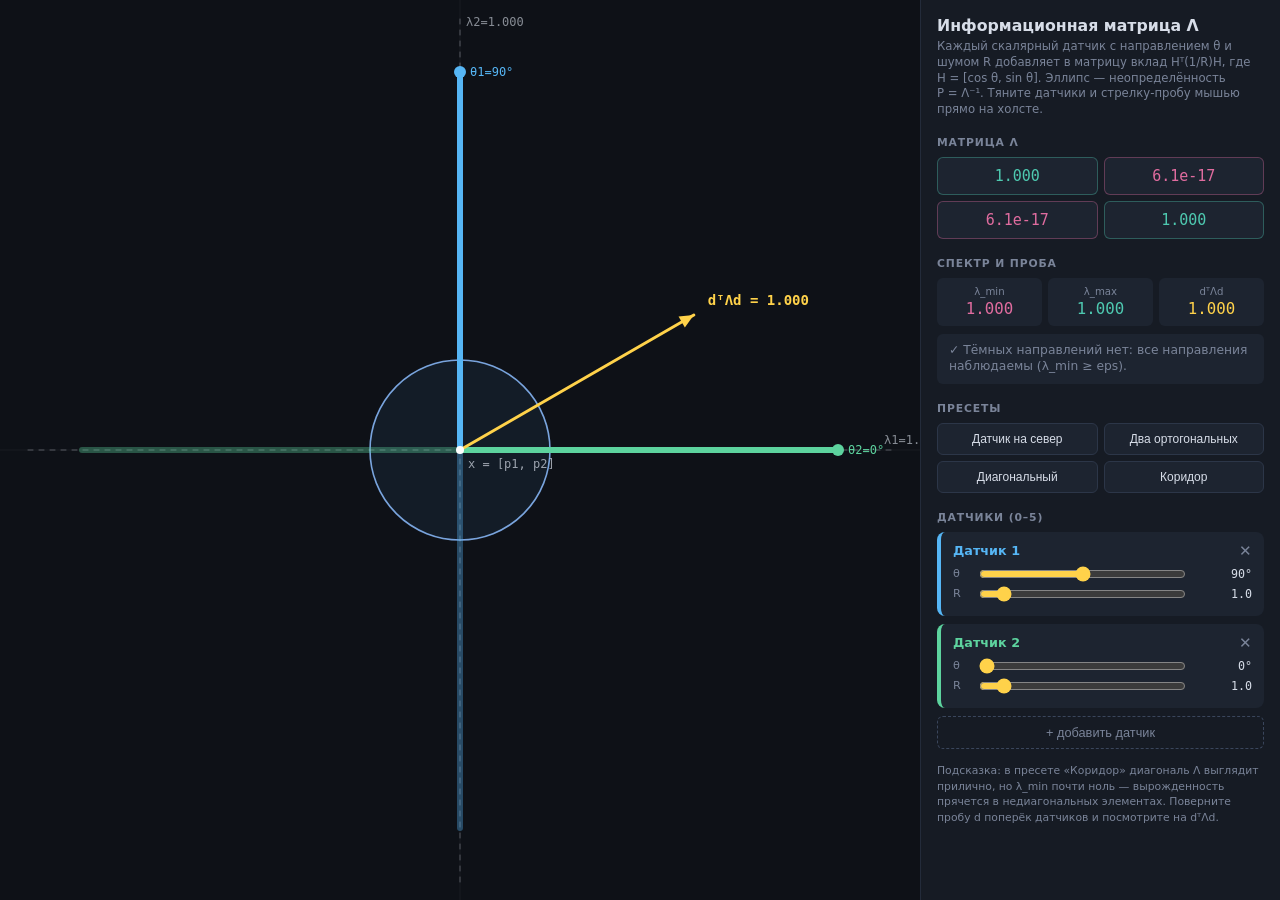
<file: index.html>
<!DOCTYPE html>
<html lang="ru">
<head>
<meta charset="UTF-8">
<meta name="viewport" content="width=device-width, initial-scale=1.0">
<title>Информационная матрица и геометрия датчиков</title>
<style>
  :root {
    --bg: #0e1117;
    --panel: #161b24;
    --panel2: #1d2430;
    --text: #d7dde8;
    --muted: #7a8499;
    --accent: #ffd24a;       /* проба d */
    --diag: #4ec9b0;         /* диагональ Λ */
    --offdiag: #e06c9f;      /* недиагональ Λ */
    --danger: #ff6b6b;
    --ok: #5dd39e;
    font-size: 15px;
  }
  * { box-sizing: border-box; margin: 0; padding: 0; }
  html, body { height: 100%; }
  body {
    background: var(--bg);
    color: var(--text);
    font-family: "Segoe UI", system-ui, -apple-system, sans-serif;
    display: flex;
    overflow: hidden;
  }
  #canvasWrap { flex: 1; position: relative; min-width: 0; }
  canvas { display: block; width: 100%; height: 100%; cursor: default; }
  #panel {
    width: 360px;
    flex: 0 0 360px;
    background: var(--panel);
    border-left: 1px solid #232b3a;
    padding: 16px;
    overflow-y: auto;
  }
  h1 { font-size: 1.05rem; font-weight: 600; margin-bottom: 4px; }
  .sub { color: var(--muted); font-size: 0.78rem; margin-bottom: 14px; line-height: 1.35; }
  h2 {
    font-size: 0.72rem; font-weight: 600; letter-spacing: 0.08em;
    text-transform: uppercase; color: var(--muted);
    margin: 18px 0 8px;
  }
  /* матрица Λ */
  #matrix {
    display: grid;
    grid-template-columns: 1fr 1fr;
    gap: 6px;
    font-family: "Cascadia Code", "Consolas", monospace;
  }
  .mcell {
    background: var(--panel2);
    border-radius: 6px;
    padding: 10px 8px;
    text-align: center;
    font-size: 1.0rem;
    transition: background 0.15s;
  }
  .mcell.d { color: var(--diag); box-shadow: inset 0 0 0 1px rgba(78,201,176,0.35); }
  .mcell.o { color: var(--offdiag); box-shadow: inset 0 0 0 1px rgba(224,108,159,0.35); }
  /* большие числа */
  #bigvals { display: grid; grid-template-columns: 1fr 1fr 1fr; gap: 6px; }
  .bigval {
    background: var(--panel2); border-radius: 6px; padding: 8px 6px; text-align: center;
  }
  .bigval .lbl { font-size: 0.68rem; color: var(--muted); }
  .bigval .val { font-size: 1.05rem; font-family: "Cascadia Code", "Consolas", monospace; margin-top: 2px; }
  #vLmin .val { color: var(--offdiag); }
  #vLmax .val { color: var(--diag); }
  #vQ .val { color: var(--accent); }
  /* индикатор тьмы */
  #dark {
    margin-top: 8px; padding: 9px 12px; border-radius: 6px;
    font-size: 0.82rem; line-height: 1.3;
    background: var(--panel2); color: var(--muted);
  }
  #dark.found { background: rgba(255,107,107,0.12); color: var(--danger); box-shadow: inset 0 0 0 1px rgba(255,107,107,0.4); }
  /* датчики */
  .sensor {
    background: var(--panel2); border-radius: 8px; padding: 10px 12px; margin-bottom: 8px;
    border-left: 4px solid;
  }
  .sensor .head { display: flex; align-items: center; justify-content: space-between; margin-bottom: 6px; }
  .sensor .name { font-size: 0.85rem; font-weight: 600; }
  .sensor button {
    background: none; border: none; color: var(--muted); cursor: pointer; font-size: 1rem;
  }
  .sensor button:hover { color: var(--danger); }
  .row { display: flex; align-items: center; gap: 8px; margin: 4px 0; }
  .row label { font-size: 0.75rem; color: var(--muted); width: 18px; }
  .row input[type=range] { flex: 1; accent-color: var(--accent); }
  .row .num {
    width: 58px; text-align: right; font-size: 0.78rem;
    font-family: "Cascadia Code", "Consolas", monospace;
  }
  #addBtn {
    width: 100%; padding: 8px; border-radius: 6px; border: 1px dashed #3a465c;
    background: none; color: var(--muted); cursor: pointer; font-size: 0.85rem;
  }
  #addBtn:hover:not(:disabled) { color: var(--text); border-color: var(--text); }
  #addBtn:disabled { opacity: 0.35; cursor: not-allowed; }
  /* пресеты */
  #presets { display: grid; grid-template-columns: 1fr 1fr; gap: 6px; }
  #presets button {
    padding: 8px 6px; border-radius: 6px; border: 1px solid #2c3648;
    background: var(--panel2); color: var(--text); cursor: pointer; font-size: 0.8rem;
  }
  #presets button:hover { border-color: var(--accent); }
  .hint { color: var(--muted); font-size: 0.72rem; margin-top: 14px; line-height: 1.45; }
</style>
</head>
<body>

<div id="canvasWrap"><canvas id="cv"></canvas></div>

<div id="panel">
  <h1>Информационная матрица Λ</h1>
  <div class="sub">
    Каждый скалярный датчик с направлением θ и шумом R добавляет в матрицу
    вклад Hᵀ(1/R)H, где H&nbsp;=&nbsp;[cos&nbsp;θ, sin&nbsp;θ].
    Эллипс — неопределённость P&nbsp;=&nbsp;Λ⁻¹.
    Тяните датчики и стрелку-пробу мышью прямо на холсте.
  </div>

  <h2>Матрица Λ</h2>
  <div id="matrix">
    <div class="mcell d" id="m00">0</div>
    <div class="mcell o" id="m01">0</div>
    <div class="mcell o" id="m10">0</div>
    <div class="mcell d" id="m11">0</div>
  </div>

  <h2>Спектр и проба</h2>
  <div id="bigvals">
    <div class="bigval" id="vLmin"><div class="lbl">λ_min</div><div class="val">0</div></div>
    <div class="bigval" id="vLmax"><div class="lbl">λ_max</div><div class="val">0</div></div>
    <div class="bigval" id="vQ"><div class="lbl">dᵀΛd</div><div class="val">0</div></div>
  </div>
  <div id="dark"></div>

  <h2>Пресеты</h2>
  <div id="presets">
    <button data-p="north">Датчик на север</button>
    <button data-p="ortho">Два ортогональных</button>
    <button data-p="diag">Диагональный</button>
    <button data-p="corridor">Коридор</button>
  </div>

  <h2>Датчики (0–5)</h2>
  <div id="sensorList"></div>
  <button id="addBtn">+ добавить датчик</button>

  <div class="hint">
    Подсказка: в пресете «Коридор» диагональ Λ выглядит прилично,
    но λ_min почти ноль — вырожденность прячется в недиагональных элементах.
    Поверните пробу d поперёк датчиков и посмотрите на dᵀΛd.
  </div>
</div>

<script>
"use strict";

// ============================== МОДЕЛЬ ==============================

const EPS = 1e-9;          // порог «тьмы»: λ < EPS считаем нулём
const MAX_SENSORS = 5;

// палитра датчиков
const SENSOR_COLORS = ["#56b6f5", "#5dd39e", "#c792ea", "#f78c6c", "#f5e356"];

// состояние: датчики {theta — радианы в [0,π), R — дисперсия шума}
let sensors = [];
// пробное направление d (радианы, свободный угол)
let probeTheta = 30 * Math.PI / 180;

// --- Информационная матрица ---
// Λ = Σ_i Hᵢᵀ (1/Rᵢ) Hᵢ,  Hᵢ = [cos θᵢ, sin θᵢ]
// Вклад одного датчика: (1/R) * [[c², c·s], [c·s, s²]]
function infoMatrix() {
  let a = 0, b = 0, d = 0;   // Λ = [[a, b], [b, d]] — симметричная
  for (const s of sensors) {
    const c = Math.cos(s.theta), sn = Math.sin(s.theta), w = 1 / s.R;
    a += w * c * c;
    b += w * c * sn;
    d += w * sn * sn;
  }
  return { a, b, d };
}

// --- Собственное разложение симметричной 2×2 матрицы, аналитически ---
// tr = a + d, det = a·d − b²
// λ_{1,2} = tr/2 ± sqrt( (tr/2)² − det )   (дискриминант = ((a−d)/2)² + b² ≥ 0)
// Собственный вектор для λ: (b, λ−a), либо (λ−d, b); если b≈0 — оси координат.
function eig2x2(M) {
  const { a, b, d } = M;
  const half = (a + d) / 2;
  const disc = Math.sqrt(Math.max(0, ((a - d) / 2) ** 2 + b * b));
  const l1 = half + disc;  // λ_max
  const l2 = half - disc;  // λ_min
  let v1, v2;
  if (Math.abs(b) > 1e-12) {
    v1 = normalize([b, l1 - a]);
    v2 = normalize([b, l2 - a]);
  } else {
    // матрица уже диагональная: собственные оси — координатные
    if (a >= d) { v1 = [1, 0]; v2 = [0, 1]; }
    else        { v1 = [0, 1]; v2 = [1, 0]; }
  }
  return { l1, l2, v1, v2 };
}

function normalize(v) {
  const n = Math.hypot(v[0], v[1]);
  return n > 0 ? [v[0] / n, v[1] / n] : [1, 0];
}

// --- Квадратичная форма пробы ---
// dᵀΛd = a·cos²φ + 2b·cosφ·sinφ + d·sin²φ  — информация вдоль направления d
function quadForm(M, phi) {
  const c = Math.cos(phi), s = Math.sin(phi);
  return M.a * c * c + 2 * M.b * c * s + M.d * s * s;
}

// нормализация угла датчика в [0, π): направление измерения — это прямая
function normSensorAngle(t) {
  t = t % Math.PI;
  if (t < 0) t += Math.PI;
  return t;
}

// ============================== ПРЕСЕТЫ ==============================

const PRESETS = {
  north:    [{ theta: 90, R: 1 }],
  ortho:    [{ theta: 90, R: 1 }, { theta: 0, R: 1 }],
  diag:     [{ theta: 45, R: 1 }],
  corridor: [{ theta: 88, R: 1 }, { theta: 92, R: 1 }],
};

function applyPreset(name) {
  sensors = PRESETS[name].map(p => ({ theta: p.theta * Math.PI / 180, R: p.R }));
  rebuildSensorList();
}

// ============================== ПАНЕЛЬ ==============================

const sensorList = document.getElementById("sensorList");
const addBtn = document.getElementById("addBtn");
let sliderRefs = [];  // [{thSlider, thNum, rSlider, rNum}] для live-синхронизации при drag

function rebuildSensorList() {
  sensorList.innerHTML = "";
  sliderRefs = [];
  sensors.forEach((s, i) => {
    const div = document.createElement("div");
    div.className = "sensor";
    div.style.borderLeftColor = SENSOR_COLORS[i];
    div.innerHTML = `
      <div class="head">
        <span class="name" style="color:${SENSOR_COLORS[i]}">Датчик ${i + 1}</span>
        <button title="удалить">✕</button>
      </div>
      <div class="row"><label>θ</label><input type="range" min="0" max="180" step="1" class="th"><span class="num thn"></span></div>
      <div class="row"><label>R</label><input type="range" min="0.1" max="10" step="0.1" class="r"><span class="num rn"></span></div>
    `;
    const thS = div.querySelector(".th"), thN = div.querySelector(".thn");
    const rS = div.querySelector(".r"), rN = div.querySelector(".rn");
    thS.value = Math.round(s.theta * 180 / Math.PI);
    rS.value = s.R;
    thN.textContent = thS.value + "°";
    rN.textContent = (+rS.value).toFixed(1);
    thS.addEventListener("input", () => {
      sensors[i].theta = (+thS.value) * Math.PI / 180;
      thN.textContent = thS.value + "°";
    });
    rS.addEventListener("input", () => {
      sensors[i].R = +rS.value;
      rN.textContent = (+rS.value).toFixed(1);
    });
    div.querySelector("button").addEventListener("click", () => {
      sensors.splice(i, 1);
      rebuildSensorList();
    });
    sensorList.appendChild(div);
    sliderRefs.push({ thS, thN, rS, rN });
  });
  addBtn.disabled = sensors.length >= MAX_SENSORS;
}

// синхронизация слайдеров при вращении датчика мышью
function syncSliders(i) {
  const r = sliderRefs[i];
  if (!r) return;
  const deg = Math.round(sensors[i].theta * 180 / Math.PI);
  r.thS.value = deg;
  r.thN.textContent = deg + "°";
}

addBtn.addEventListener("click", () => {
  if (sensors.length < MAX_SENSORS) {
    // новый датчик под случайным углом, чтобы было видно
    sensors.push({ theta: normSensorAngle(Math.random() * Math.PI), R: 1 });
    rebuildSensorList();
  }
});

document.getElementById("presets").addEventListener("click", e => {
  const p = e.target.dataset.p;
  if (p) applyPreset(p);
});

// форматирование чисел: маленькие — экспонентой
function fmt(x) {
  if (!isFinite(x)) return "∞";
  const ax = Math.abs(x);
  if (ax !== 0 && ax < 1e-3) return x.toExponential(1);
  return x.toFixed(3);
}

const m00 = document.getElementById("m00"), m01 = document.getElementById("m01"),
      m10 = document.getElementById("m10"), m11 = document.getElementById("m11");
const vLmin = document.querySelector("#vLmin .val"),
      vLmax = document.querySelector("#vLmax .val"),
      vQ    = document.querySelector("#vQ .val");
const darkBox = document.getElementById("dark");

function updatePanel(M, E, q) {
  m00.textContent = fmt(M.a);
  m01.textContent = fmt(M.b);
  m10.textContent = fmt(M.b);
  m11.textContent = fmt(M.d);
  vLmin.textContent = fmt(E.l2);
  vLmax.textContent = fmt(E.l1);
  vQ.textContent = fmt(q);

  if (E.l1 < EPS) {
    darkBox.className = "found";
    darkBox.innerHTML = "⚠ Тьма повсюду: датчиков нет, Λ = 0, не наблюдаемо ни одно направление.";
  } else if (E.l2 < EPS) {
    const ang = (Math.atan2(E.v2[1], E.v2[0]) * 180 / Math.PI + 180) % 180;
    darkBox.className = "found";
    darkBox.innerHTML = `⚠ Тёмное направление найдено: θ ≈ ${ang.toFixed(1)}° — вдоль него измерения не дают информации (λ_min &lt; ${EPS}).`;
  } else {
    darkBox.className = "";
    darkBox.innerHTML = "✓ Тёмных направлений нет: все направления наблюдаемы (λ_min ≥ eps).";
  }
}

// ============================== CANVAS ==============================

const canvas = document.getElementById("cv");
const ctx = canvas.getContext("2d");
let W = 0, H = 0, CX = 0, CY = 0;

function resize() {
  const dpr = window.devicePixelRatio || 1;
  const rect = canvas.parentElement.getBoundingClientRect();
  canvas.width = rect.width * dpr;
  canvas.height = rect.height * dpr;
  ctx.setTransform(dpr, 0, 0, dpr, 0, 0);
  W = rect.width; H = rect.height;
  CX = W / 2; CY = H / 2;
}
window.addEventListener("resize", resize);
resize();

// мировые → экранные: y вверх на экране — это минус
const wx = (x) => CX + x;
const wy = (y) => CY - y;

const ELLIPSE_SCALE = 90;   // px на единицу 1/sqrt(λ): при λ=1 полуось 90px
const RAY_LEN = () => Math.min(W, H) * 0.42;
const PROBE_LEN = () => Math.min(W, H) * 0.30;
const HANDLE_R = 14;        // радиус захвата мышью

// плавная анимация: отрисовываемые значения тянутся к целевым
let drawnL1 = 1, drawnL2 = 1;
function lerp(a, b, t) { return a + (b - a) * t; }

function sensorTip(s) {
  const L = RAY_LEN();
  return [Math.cos(s.theta) * L, Math.sin(s.theta) * L];
}
function probeTip() {
  const L = PROBE_LEN();
  return [Math.cos(probeTheta) * L, Math.sin(probeTheta) * L];
}

// ---------- drag ----------
let drag = null; // {type:"sensor", i} | {type:"probe"}

function hitTest(mx, my) {
  // mx,my — мировые координаты (центр = 0, y вверх)
  const pt = probeTip();
  if (Math.hypot(mx - pt[0], my - pt[1]) < HANDLE_R) return { type: "probe" };
  for (let i = sensors.length - 1; i >= 0; i--) {
    const t = sensorTip(sensors[i]);
    if (Math.hypot(mx - t[0], my - t[1]) < HANDLE_R) return { type: "sensor", i };
    // и противоположный конец прямой
    if (Math.hypot(mx + t[0], my + t[1]) < HANDLE_R) return { type: "sensor", i };
  }
  return null;
}

function mouseWorld(e) {
  const r = canvas.getBoundingClientRect();
  return [e.clientX - r.left - CX, -(e.clientY - r.top - CY)];
}

canvas.addEventListener("mousedown", e => {
  const [mx, my] = mouseWorld(e);
  drag = hitTest(mx, my);
});
window.addEventListener("mousemove", e => {
  const [mx, my] = mouseWorld(e);
  if (drag) {
    const ang = Math.atan2(my, mx);
    if (drag.type === "probe") {
      probeTheta = ang;
    } else {
      sensors[drag.i].theta = normSensorAngle(ang);
      syncSliders(drag.i);
    }
  } else {
    canvas.style.cursor = hitTest(mx, my) ? "grab" : "default";
  }
});
window.addEventListener("mouseup", () => { drag = null; });

// ---------- отрисовка ----------

function drawArrowHead(x, y, ang, size, color) {
  ctx.save();
  ctx.translate(wx(x), wy(y));
  ctx.rotate(-ang);
  ctx.fillStyle = color;
  ctx.beginPath();
  ctx.moveTo(0, 0);
  ctx.lineTo(-size, size * 0.45);
  ctx.lineTo(-size, -size * 0.45);
  ctx.closePath();
  ctx.fill();
  ctx.restore();
}

function draw() {
  ctx.clearRect(0, 0, W, H);

  // лёгкая координатная сетка
  ctx.strokeStyle = "rgba(255,255,255,0.05)";
  ctx.lineWidth = 1;
  ctx.beginPath();
  ctx.moveTo(0, CY); ctx.lineTo(W, CY);
  ctx.moveTo(CX, 0); ctx.lineTo(CX, H);
  ctx.stroke();

  const M = infoMatrix();
  const E = eig2x2(M);
  const q = quadForm(M, probeTheta); // dᵀΛd

  // плавное стремление к целевым собственным числам (для анимации эллипса)
  drawnL1 = lerp(drawnL1, E.l1, 0.25);
  drawnL2 = lerp(drawnL2, E.l2, 0.25);

  // --- эллипс неопределённости из P = Λ⁻¹ ---
  // полуоси вдоль собственных векторов Λ, длины ∝ 1/sqrt(λᵢ);
  // λ < EPS → «тьма»: полуось уводим далеко за край canvas и ставим ∞
  const FAR = Math.hypot(W, H);   // заведомо за краями
  const axisLen = (l) => (l < EPS ? FAR : Math.min(FAR, ELLIPSE_SCALE / Math.sqrt(l)));
  const A1 = axisLen(Math.max(drawnL1, E.l1 < EPS ? 0 : EPS)); // вдоль v1 (λ_max → короткая ось)
  const A2 = axisLen(Math.max(drawnL2, E.l2 < EPS ? 0 : EPS)); // вдоль v2 (λ_min → длинная ось)
  const ellipseAng = Math.atan2(E.v1[1], E.v1[0]);

  ctx.save();
  ctx.translate(wx(0), wy(0));
  ctx.rotate(-ellipseAng);
  ctx.beginPath();
  ctx.ellipse(0, 0, A1, A2, 0, 0, 2 * Math.PI);
  ctx.fillStyle = "rgba(86,182,245,0.07)";
  ctx.fill();
  ctx.strokeStyle = "rgba(140,190,255,0.85)";
  ctx.lineWidth = 1.6;
  ctx.stroke();
  ctx.restore();

  // --- собственные оси Λ: тонкий пунктир + подписи λ1, λ2 ---
  const axes = [
    { v: E.v1, l: E.l1, name: "λ1" },
    { v: E.v2, l: E.l2, name: "λ2" },
  ];
  ctx.save();
  ctx.setLineDash([5, 6]);
  ctx.lineWidth = 1;
  ctx.font = "12px Consolas, monospace";
  for (const ax of axes) {
    const L = Math.min(W, H) * 0.48;
    ctx.strokeStyle = "rgba(215,221,232,0.35)";
    ctx.beginPath();
    ctx.moveTo(wx(-ax.v[0] * L), wy(-ax.v[1] * L));
    ctx.lineTo(wx(ax.v[0] * L), wy(ax.v[1] * L));
    ctx.stroke();
    ctx.fillStyle = "rgba(215,221,232,0.6)";
    const lx = wx(ax.v[0] * (L - 14)), ly = wy(ax.v[1] * (L - 14));
    ctx.fillText(`${ax.name}=${fmt(ax.l)}`, lx + 6, ly - 6);
  }
  ctx.restore();

  // метки ∞ на тёмных полуосях (вырожденная Λ — эллипс уходит за края)
  ctx.font = "20px Consolas, monospace";
  ctx.fillStyle = "rgba(255,107,107,0.9)";
  if (E.l2 < EPS && E.l1 >= EPS) {
    const L = Math.min(W, H) * 0.46;
    ctx.fillText("∞", wx(E.v2[0] * L) - 6, wy(E.v2[1] * L) + 7);
    ctx.fillText("∞", wx(-E.v2[0] * L) - 6, wy(-E.v2[1] * L) + 7);
  } else if (E.l1 < EPS) {
    ctx.fillText("∞", wx(0) + 14, wy(0) - 14); // Λ = 0: тьма по всем направлениям
  }

  // --- датчики: лучи из центра, толщина ∝ 1/R ---
  sensors.forEach((s, i) => {
    const t = sensorTip(s);
    const w = Math.max(1.5, Math.min(12, 6 / s.R)); // толщина ∝ 1/R, в разумных пикселях
    const col = SENSOR_COLORS[i];
    ctx.strokeStyle = col;
    ctx.lineWidth = w;
    ctx.lineCap = "round";
    // прямая измерения (обе стороны), противоположная — полупрозрачно
    ctx.globalAlpha = 0.35;
    ctx.beginPath();
    ctx.moveTo(wx(0), wy(0));
    ctx.lineTo(wx(-t[0]), wy(-t[1]));
    ctx.stroke();
    ctx.globalAlpha = 1;
    ctx.beginPath();
    ctx.moveTo(wx(0), wy(0));
    ctx.lineTo(wx(t[0]), wy(t[1]));
    ctx.stroke();
    // ручка для drag
    ctx.fillStyle = col;
    ctx.beginPath();
    ctx.arc(wx(t[0]), wy(t[1]), 6, 0, 2 * Math.PI);
    ctx.fill();
    ctx.font = "12px Consolas, monospace";
    ctx.fillText(`θ${i + 1}=${Math.round(s.theta * 180 / Math.PI)}°`, wx(t[0]) + 10, wy(t[1]) + 4);
  });

  // --- пробное направление d: цвет — градиент яркий→серый по dᵀΛd ---
  // t = (q − λ_min)/(λ_max − λ_min): 1 — светлое направление, 0 — тёмное
  const span = E.l1 - E.l2;
  const tq = span > EPS ? Math.max(0, Math.min(1, (q - E.l2) / span)) : (E.l1 < EPS ? 0 : 1);
  const bright = [255, 210, 74], gray = [110, 115, 125];
  const pc = bright.map((b, k) => Math.round(lerp(gray[k], b, tq)));
  const probeColor = `rgb(${pc[0]},${pc[1]},${pc[2]})`;

  const pt = probeTip();
  ctx.strokeStyle = probeColor;
  ctx.lineWidth = 3;
  ctx.lineCap = "round";
  ctx.beginPath();
  ctx.moveTo(wx(0), wy(0));
  ctx.lineTo(wx(pt[0]), wy(pt[1]));
  ctx.stroke();
  drawArrowHead(pt[0], pt[1], probeTheta, 14, probeColor);
  ctx.font = "600 14px Consolas, monospace";
  ctx.fillStyle = probeColor;
  ctx.fillText(`dᵀΛd = ${fmt(q)}`, wx(pt[0]) + 14, wy(pt[1]) - 10);

  // --- состояние x = [p1, p2] в центре ---
  ctx.fillStyle = "#fff";
  ctx.beginPath();
  ctx.arc(wx(0), wy(0), 4, 0, 2 * Math.PI);
  ctx.fill();
  ctx.fillStyle = "rgba(215,221,232,0.7)";
  ctx.font = "12px Consolas, monospace";
  ctx.fillText("x = [p1, p2]", wx(0) + 8, wy(0) + 18);

  updatePanel(M, E, q);
  requestAnimationFrame(draw);
}

// ============================== СТАРТ ==============================

applyPreset("ortho");
requestAnimationFrame(draw);
</script>
</body>
</html>
</file>
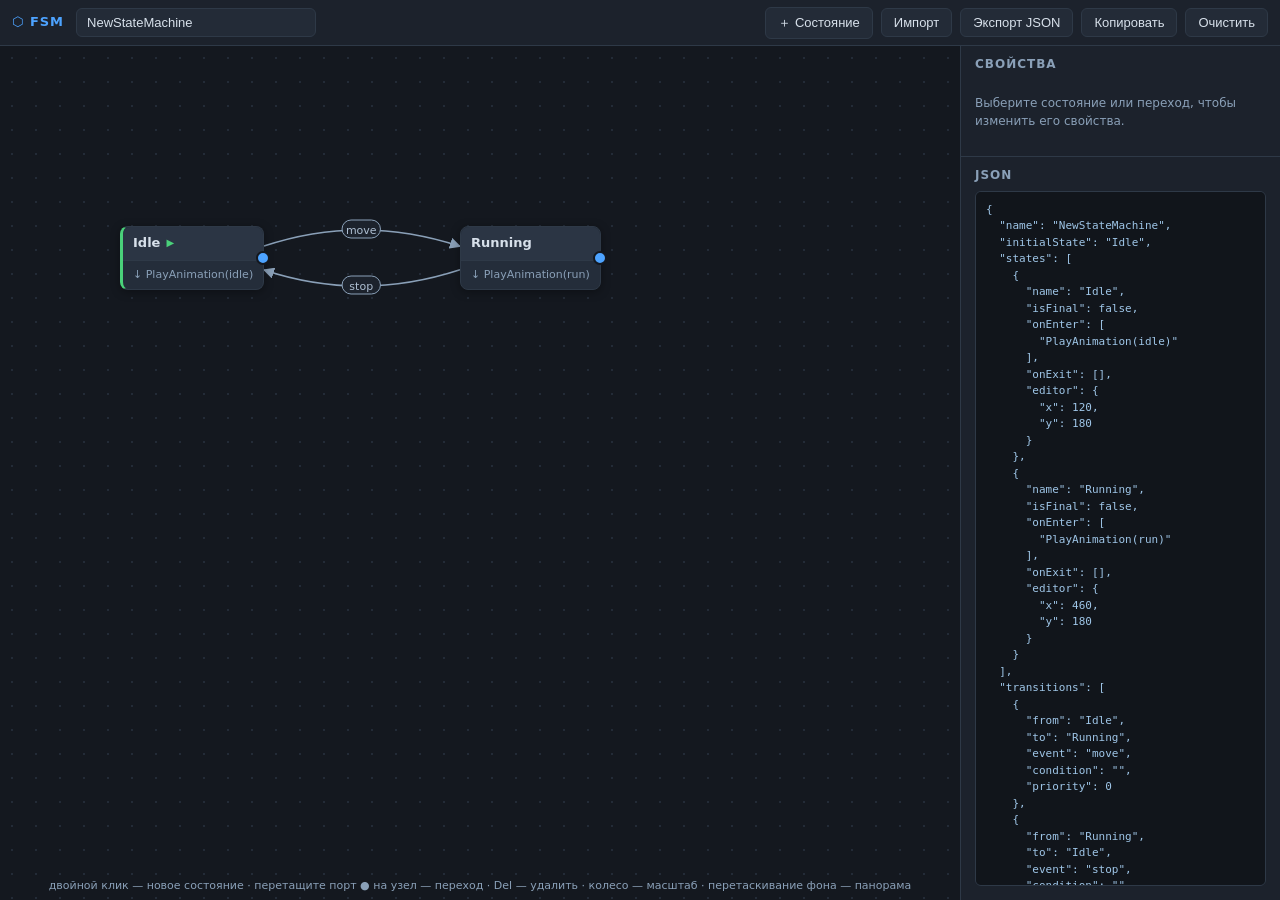
<file: StateMachineEditor/index.html>
<!DOCTYPE html>
<html lang="ru">
<head>
  <meta charset="UTF-8">
  <meta name="viewport" content="width=device-width, initial-scale=1.0">
  <title>Редактор стейт-машин</title>
  <link rel="stylesheet" href="style.css">
</head>
<body>
  <header id="toolbar">
    <span id="logo">⬡ FSM</span>
    <input id="machine-name" type="text" title="Имя стейт-машины" spellcheck="false">
    <span class="spacer"></span>
    <button id="btn-add-state" title="Добавить состояние (или двойной клик по холсту)">＋ Состояние</button>
    <button id="btn-import" title="Загрузить JSON-файл">Импорт</button>
    <button id="btn-export" title="Скачать JSON-файл">Экспорт JSON</button>
    <button id="btn-copy" title="Скопировать JSON в буфер обмена">Копировать</button>
    <button id="btn-clear" class="danger" title="Очистить редактор">Очистить</button>
    <input id="file-input" type="file" accept=".json,application/json" hidden>
  </header>

  <main id="layout">
    <div id="canvas">
      <div id="world">
        <svg id="edges"></svg>
      </div>
      <div id="hint">
        двойной клик — новое состояние · перетащите порт ● на узел — переход ·
        Del — удалить · колесо — масштаб · перетаскивание фона — панорама
      </div>
    </div>

    <aside id="sidebar">
      <section id="props">
        <h2>Свойства</h2>
        <div id="props-body"></div>
      </section>
      <section id="json-section">
        <h2>JSON</h2>
        <pre id="json-preview"></pre>
      </section>
    </aside>
  </main>

  <script src="editor.js"></script>
</body>
</html>
</file>
<file: StateMachineEditor/style.css>
:root {
  --bg: #14181f;
  --panel: #1c222c;
  --panel-2: #232b37;
  --border: #2e3947;
  --text: #d7e0ea;
  --text-dim: #8aa0b8;
  --accent: #4da3ff;
  --green: #4ad17a;
  --red: #e05c5c;
  --node-bg: #242d3a;
  --node-head: #2b3544;
}

* { box-sizing: border-box; }

html, body {
  margin: 0;
  height: 100%;
  background: var(--bg);
  color: var(--text);
  font: 13px/1.45 "Segoe UI", system-ui, sans-serif;
  overflow: hidden;
}

/* ---------- toolbar ---------- */

#toolbar {
  display: flex;
  align-items: center;
  gap: 8px;
  height: 46px;
  padding: 0 12px;
  background: var(--panel);
  border-bottom: 1px solid var(--border);
}

#logo {
  font-weight: 700;
  color: var(--accent);
  letter-spacing: 1px;
  margin-right: 4px;
}

#machine-name {
  width: 240px;
  background: var(--panel-2);
  border: 1px solid var(--border);
  border-radius: 6px;
  color: var(--text);
  padding: 6px 10px;
  font-size: 13px;
}

.spacer { flex: 1; }

button {
  background: var(--panel-2);
  border: 1px solid var(--border);
  border-radius: 6px;
  color: var(--text);
  padding: 6px 12px;
  font-size: 13px;
  cursor: pointer;
}
button:hover { border-color: var(--accent); color: #fff; }
button.danger:hover { border-color: var(--red); }

/* ---------- layout ---------- */

#layout {
  display: flex;
  height: calc(100% - 46px);
}

#canvas {
  position: relative;
  flex: 1;
  overflow: hidden;
  cursor: default;
  background-image: radial-gradient(circle, #232b37 1.2px, transparent 1.2px);
  background-size: 24px 24px;
}
#canvas.panning { cursor: grabbing; }

#world {
  position: absolute;
  left: 0;
  top: 0;
  width: 0;
  height: 0;
  transform-origin: 0 0;
}

#edges {
  position: absolute;
  left: 0;
  top: 0;
  width: 1px;
  height: 1px;
  overflow: visible;
  pointer-events: none;
}
#edges path.hit { pointer-events: stroke; cursor: pointer; }
#edges g.edge-label { pointer-events: auto; cursor: pointer; }

#hint {
  position: absolute;
  left: 0;
  right: 0;
  bottom: 0;
  padding: 6px 12px;
  color: var(--text-dim);
  font-size: 11px;
  text-align: center;
  pointer-events: none;
}

/* ---------- nodes ---------- */

.node {
  position: absolute;
  min-width: 140px;
  max-width: 240px;
  background: var(--node-bg);
  border: 1px solid var(--border);
  border-radius: 8px;
  box-shadow: 0 2px 10px rgba(0, 0, 0, .35);
  user-select: none;
  cursor: grab;
}
.node:active { cursor: grabbing; }
.node.selected { border-color: var(--accent); box-shadow: 0 0 0 2px rgba(77, 163, 255, .35); }
.node.initial { border-left: 3px solid var(--green); }
.node.connect-target { border-color: var(--green); }

.node-head {
  display: flex;
  align-items: center;
  gap: 6px;
  padding: 7px 26px 7px 10px;
  font-weight: 600;
  border-bottom: 1px solid var(--border);
  border-radius: 8px 8px 0 0;
  background: #2b3544;
  white-space: nowrap;
  overflow: hidden;
  text-overflow: ellipsis;
}

.badge { font-size: 10px; }
.badge.initial { color: var(--green); }
.badge.final { color: var(--text-dim); }

.node-body {
  padding: 6px 10px;
  font-size: 11px;
  color: var(--text-dim);
  min-height: 18px;
}
.node-body .action-line {
  white-space: nowrap;
  overflow: hidden;
  text-overflow: ellipsis;
}

.port {
  position: absolute;
  right: -7px;
  top: 50%;
  width: 14px;
  height: 14px;
  margin-top: -7px;
  border-radius: 50%;
  background: var(--accent);
  border: 2px solid var(--bg);
  cursor: crosshair;
}
.port:hover { transform: scale(1.3); }

/* ---------- sidebar ---------- */

#sidebar {
  width: 320px;
  display: flex;
  flex-direction: column;
  background: var(--panel);
  border-left: 1px solid var(--border);
}

#sidebar h2 {
  margin: 0;
  padding: 10px 14px 6px;
  font-size: 12px;
  text-transform: uppercase;
  letter-spacing: 1px;
  color: var(--text-dim);
}

#props { border-bottom: 1px solid var(--border); }

#props-body {
  padding: 4px 14px 14px;
  max-height: 45vh;
  overflow-y: auto;
}

#props-body .field { margin-bottom: 10px; }
#props-body label {
  display: block;
  margin-bottom: 3px;
  font-size: 11px;
  color: var(--text-dim);
}
#props-body input[type="text"],
#props-body input[type="number"],
#props-body select,
#props-body textarea {
  width: 100%;
  background: var(--panel-2);
  border: 1px solid var(--border);
  border-radius: 6px;
  color: var(--text);
  padding: 6px 8px;
  font-size: 13px;
  font-family: inherit;
}
#props-body textarea { resize: vertical; min-height: 52px; font-family: ui-monospace, monospace; font-size: 12px; }
#props-body .checkbox-row { display: flex; align-items: center; gap: 7px; margin-bottom: 8px; }
#props-body .checkbox-row label { margin: 0; color: var(--text); font-size: 13px; }
#props-body .btn-row { display: flex; gap: 8px; margin-top: 12px; }
#props-body .muted { color: var(--text-dim); font-size: 12px; }
#props-body .route { font-weight: 600; margin-bottom: 10px; }

#json-section {
  flex: 1;
  display: flex;
  flex-direction: column;
  min-height: 0;
}

#json-preview {
  flex: 1;
  margin: 0 14px 14px;
  padding: 10px;
  overflow: auto;
  background: #11151b;
  border: 1px solid var(--border);
  border-radius: 6px;
  font: 11px/1.5 ui-monospace, "Cascadia Code", monospace;
  color: #9fc6e8;
  white-space: pre;
}
</file>
